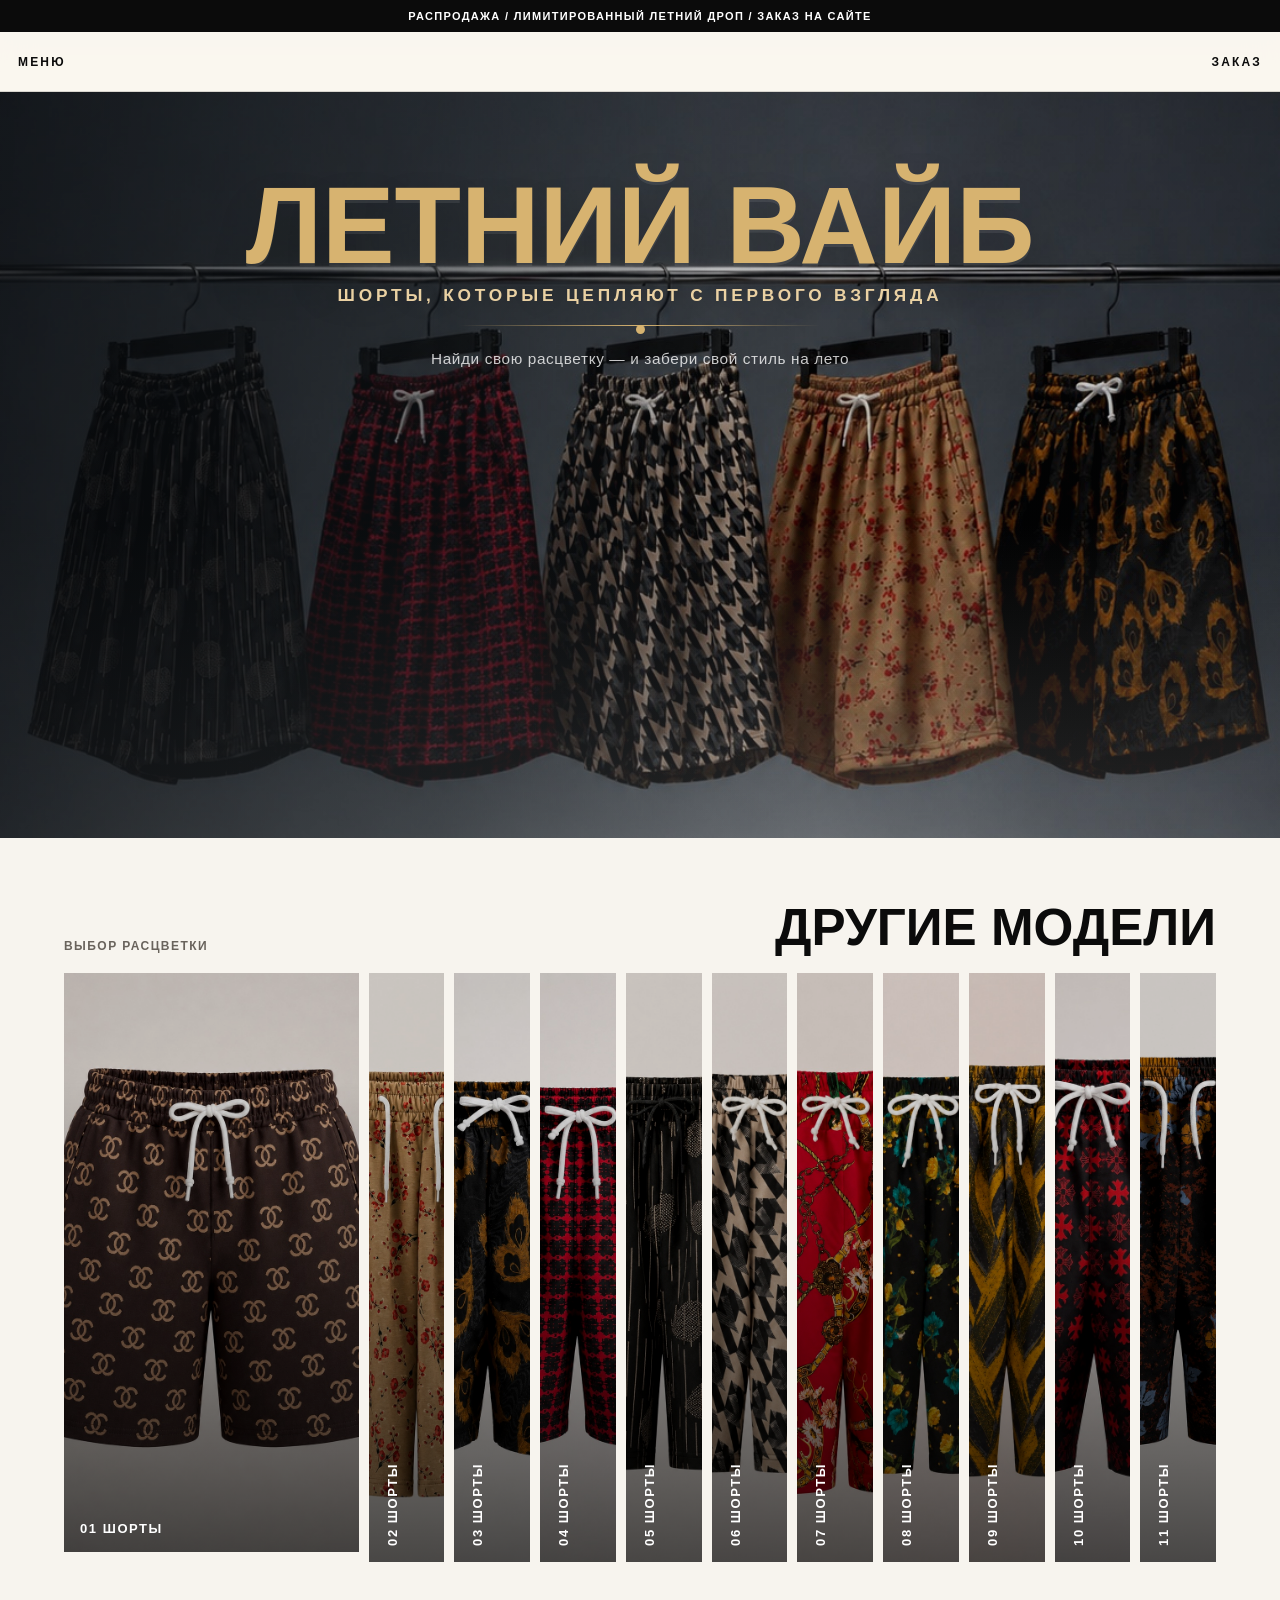
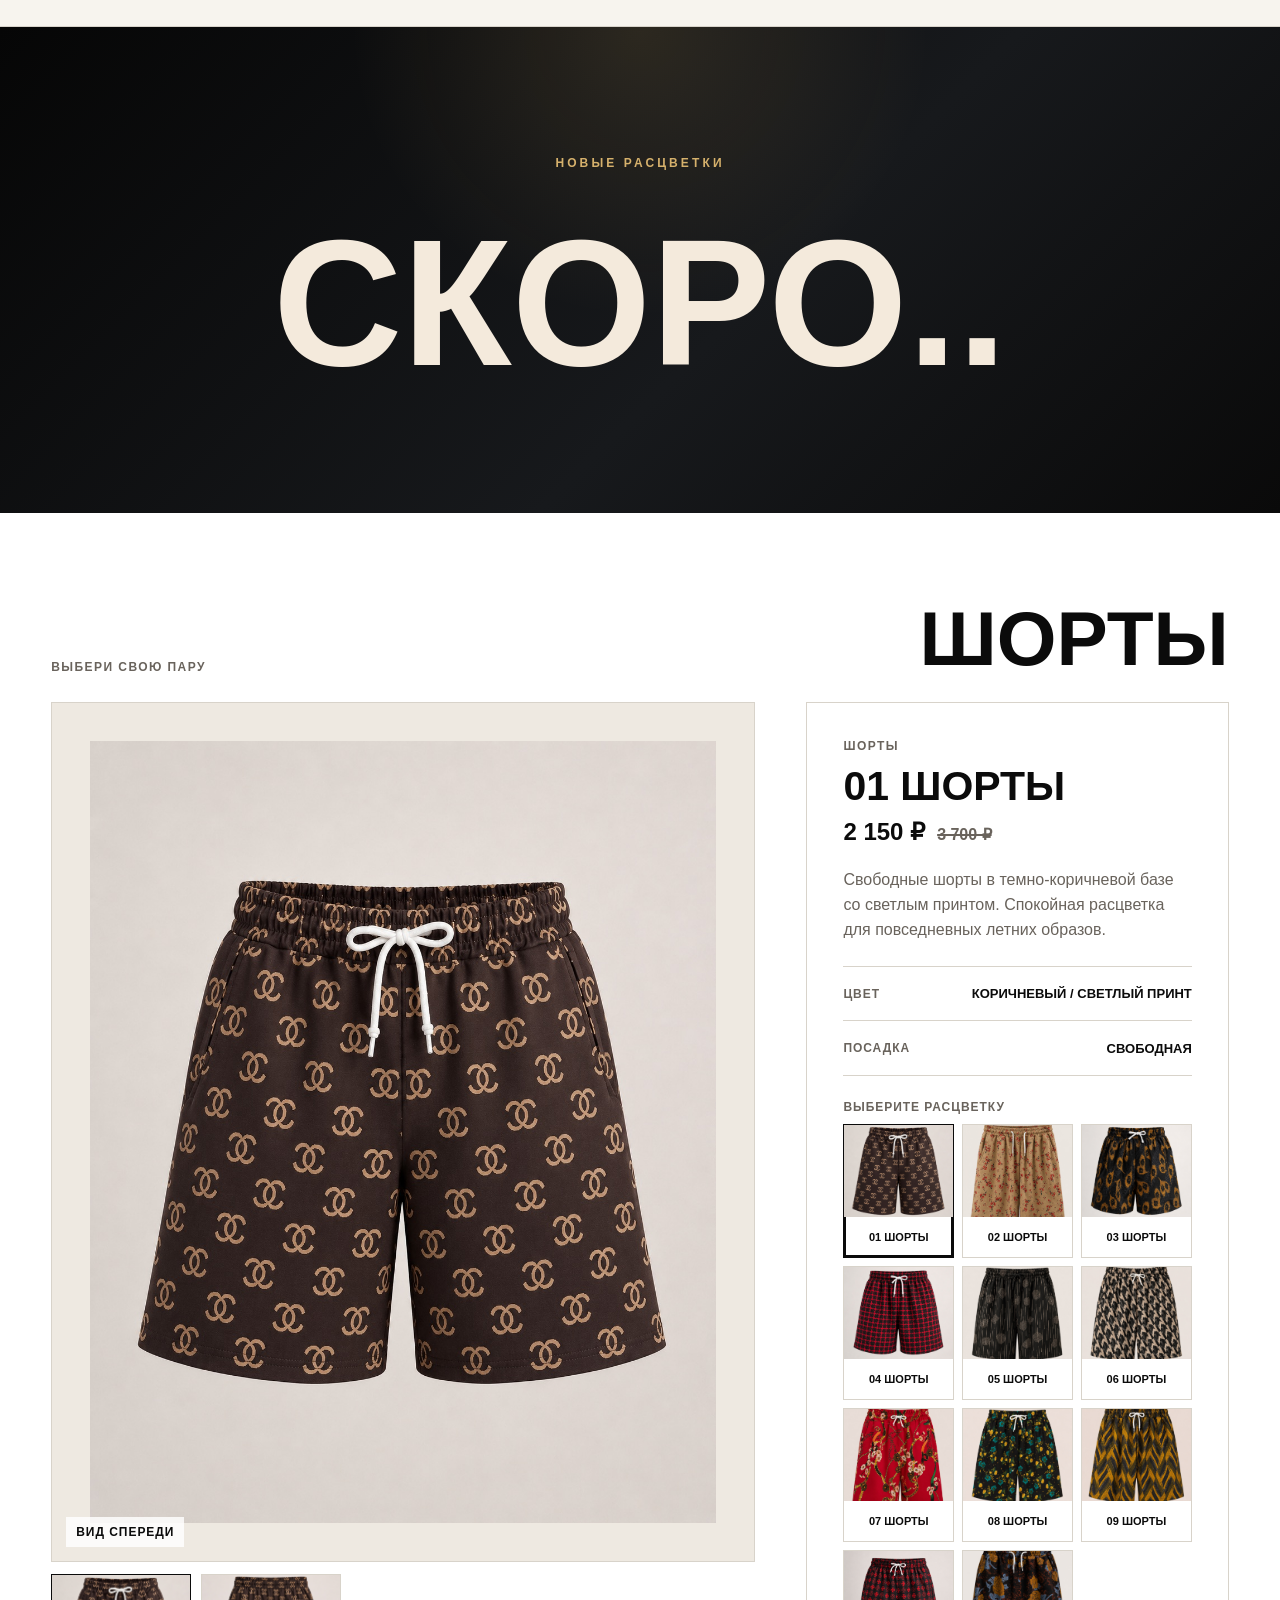
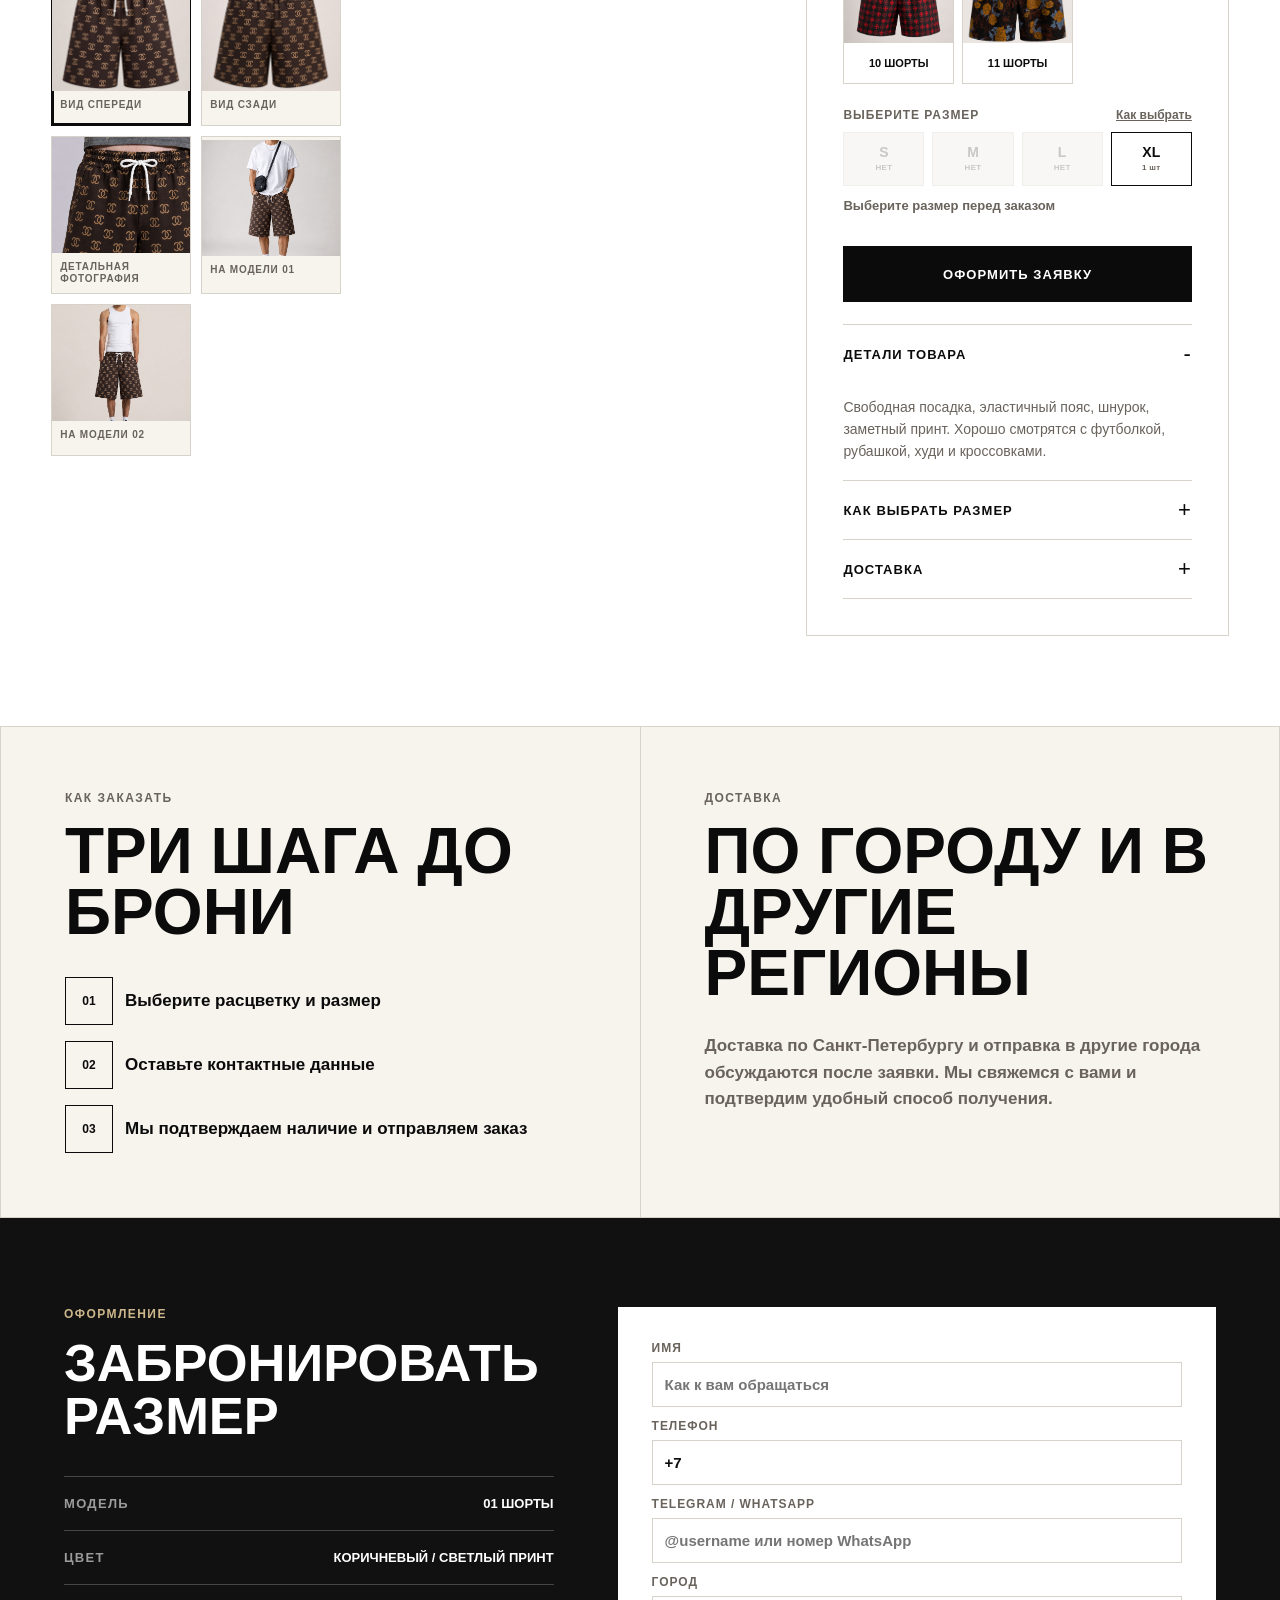
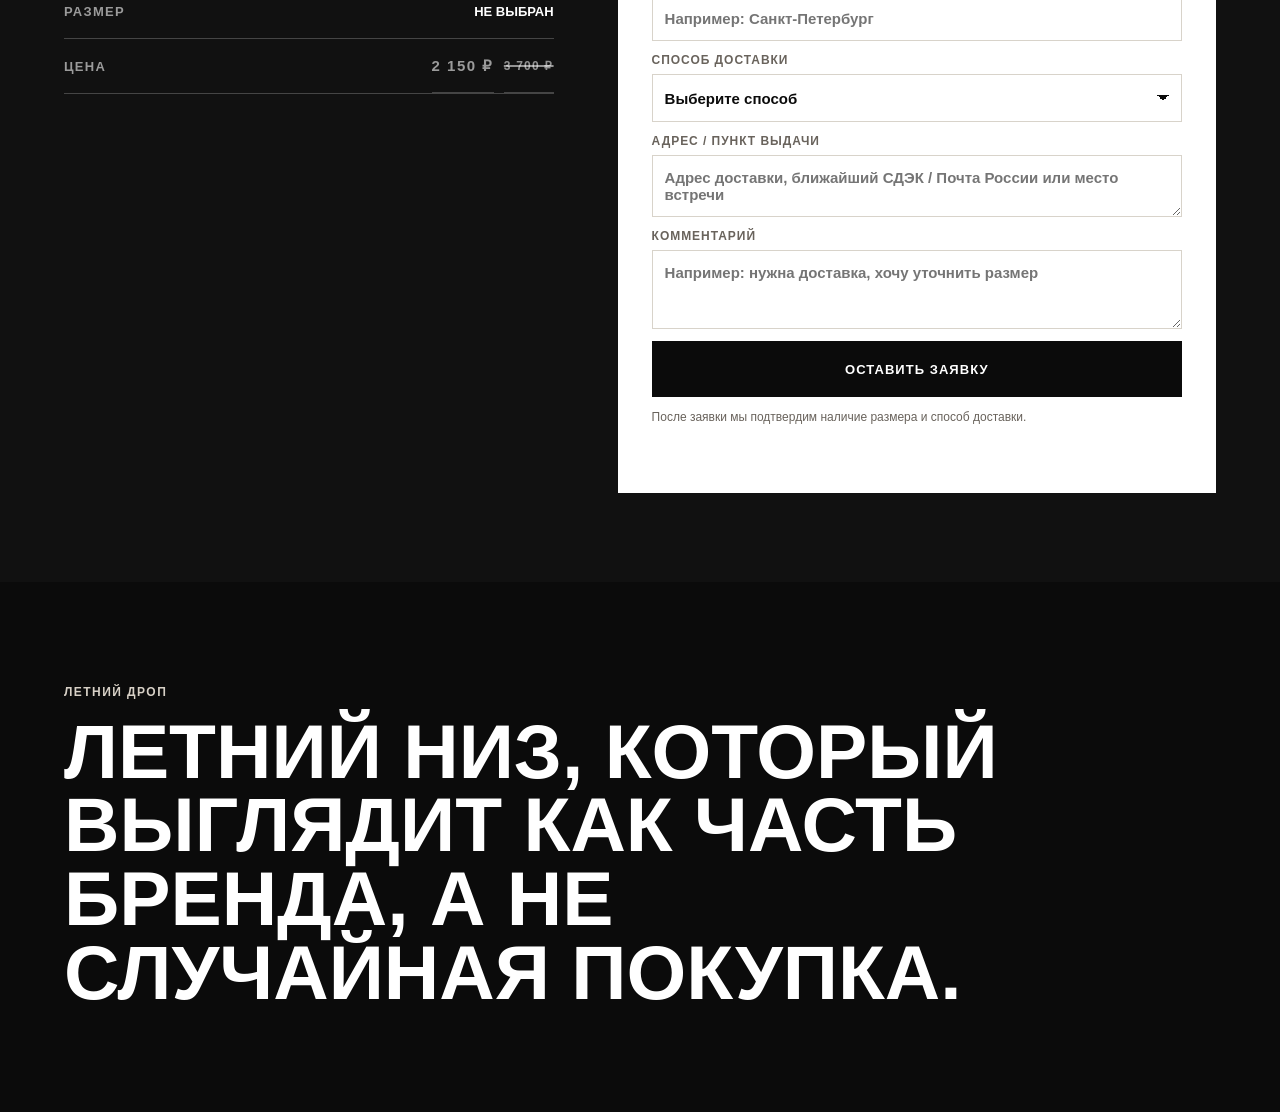
<file: index.html>
<!DOCTYPE html>
<html lang="ru">
<head>
  <meta charset="UTF-8">
  <meta name="viewport" content="width=device-width, initial-scale=1.0">
  <title>Дроп шорт</title>
  <link rel="stylesheet" href="style.css">
</head>
<body>
  <div class="announcement">РАСПРОДАЖА / ЛИМИТИРОВАННЫЙ ЛЕТНИЙ ДРОП / ЗАКАЗ НА САЙТЕ</div>

  <header class="site-header">
    <a class="menu-button" href="#shortsBlinds">МЕНЮ</a>
    <a class="logo" href="#top" aria-label="Главная"></a>
    <a class="bag-link" href="#order">ЗАКАЗ</a>
  </header>

  <main id="top">
    <section class="brand-hero">
      <div class="hero-copy">
        <h1>ЛЕТНИЙ ВАЙБ</h1>
        <p class="hero-subtitle">ШОРТЫ, КОТОРЫЕ ЦЕПЛЯЮТ С ПЕРВОГО ВЗГЛЯДА</p>
        <div class="hero-divider" aria-hidden="true"></div>
        <p class="hero-note">Найди свою расцветку — и забери свой стиль на лето</p>
      </div>

      <figure class="hero-art">
        <!-- Главное фото hero: чтобы заменить картинку, положите новый файл рядом с index.html и поменяйте hero-five-shorts.jpg на его название -->
        <img src="hero-five-shorts.jpg" alt="Пять расцветок шорт на рейле">
      </figure>
    </section>

    <section class="shorts-blinds" id="shortsBlinds">
      <div class="blinds-heading">
        <p>ВЫБОР РАСЦВЕТКИ</p>
        <h2>Другие модели</h2>
      </div>

      <div class="blinds-track" aria-label="Варианты шорт">
        <button class="blind-panel active" type="button" data-product="chocoLogo">
          <img src="shorts-01-front.jpg" alt="01 шорты спереди">
          <span>01 шорты</span>
        </button>

        <button class="blind-panel" type="button" data-product="beigeFlower">
          <img src="shorts-02-front.jpg" alt="02 шорты спереди">
          <span>02 шорты</span>
        </button>

        <button class="blind-panel" type="button" data-product="blackBronze">
          <img src="shorts-03-front-v2.jpg" alt="Черные шорты с бронзовым принтом">
          <span>03 шорты</span>
        </button>

        <button class="blind-panel" type="button" data-product="redGrid">
          <img src="red-grid-front.jpg" alt="Черно-красные шорты в клетку">
          <span>04 шорты</span>
        </button>

        <button class="blind-panel" type="button" data-product="blackLines">
          <img src="shorts-05-front.jpg" alt="05 шорты спереди">
          <span>05 шорты</span>
        </button>

        <button class="blind-panel" type="button" data-product="houndstooth">
          <img src="shorts-06-front.jpg" alt="06 шорты спереди">
          <span>06 шорты</span>
        </button>

        <button class="blind-panel" type="button" data-product="shorts07">
          <img src="shorts-07-front.jpg" alt="07 шорты спереди">
          <span>07 шорты</span>
        </button>

        <button class="blind-panel" type="button" data-product="shorts08">
          <img src="shorts-08-front.jpg" alt="08 шорты спереди">
          <span>08 шорты</span>
        </button>

        <button class="blind-panel" type="button" data-product="shorts09">
          <img src="shorts-09-front.jpg" alt="09 шорты спереди">
          <span>09 шорты</span>
        </button>

        <button class="blind-panel" type="button" data-product="shorts10">
          <img src="shorts-10-front.jpg" alt="10 шорты спереди">
          <span>10 шорты</span>
        </button>

        <button class="blind-panel" type="button" data-product="shorts11">
          <img src="shorts-11-front.jpg" alt="11 шорты спереди">
          <span>11 шорты</span>
        </button>
      </div>
    </section>

    <section class="coming-soon" aria-label="Скоро новые модели">
      <p>НОВЫЕ РАСЦВЕТКИ</p>
      <h2>СКОРО..</h2>
    </section>

    <section class="product-section" id="product">
      <div class="product-heading">
        <p>ВЫБЕРИ СВОЮ ПАРУ</p>
        <h2>ШОРТЫ</h2>
      </div>

      <div class="product-layout">
        <div class="product-gallery">
          <figure class="product-main-photo">
            <img id="mainProductImage" src="shorts-01-front.jpg" alt="Выбранная модель шорт">
            <figcaption id="mainProductCaption">Вид спереди</figcaption>
          </figure>

          <div class="product-thumbnails" id="productThumbnails" aria-label="Фотографии выбранной модели"></div>
        </div>

        <aside class="product-info" id="sizes">
          <p class="crumb">ШОРТЫ</p>
          <h3 id="productName">01 шорты</h3>
          <!-- Цена берется из script.js в объекте products -->
          <p class="price" id="productPrice">
            <span class="price-current">2 150 ₽</span>
            <span class="price-old">3 700 ₽</span>
          </p>

          <p class="description" id="productDescription">
            Свободные летние шорты с эластичным поясом и заметным принтом. Выберите расцветку и размер, затем оставьте заявку на сайте.
          </p>

          <div class="option-block">
            <div class="option-row">
              <span>Цвет</span>
              <b id="selectedColourLabel">Коричневый / светлый принт</b>
            </div>
            <div class="option-row">
              <span>Посадка</span>
              <b>Свободная</b>
            </div>
          </div>

          <div class="colour-card">
            <span>Выберите расцветку</span>
            <div class="colour-options" aria-label="Выбор расцветки">
              <button class="colour-option active" type="button" data-product="chocoLogo">
                <img src="shorts-01-front.jpg" alt="01 шорты спереди">
                <span>01 шорты</span>
              </button>
              <button class="colour-option" type="button" data-product="beigeFlower">
                <img src="shorts-02-front.jpg" alt="02 шорты спереди">
                <span>02 шорты</span>
              </button>
              <button class="colour-option" type="button" data-product="blackBronze">
                <img src="shorts-03-front-v2.jpg" alt="Черные шорты с бронзовым принтом">
                <span>03 шорты</span>
              </button>
              <button class="colour-option" type="button" data-product="redGrid">
                <img src="red-grid-front.jpg" alt="Черно-красные шорты в клетку">
                <span>04 шорты</span>
              </button>
              <button class="colour-option" type="button" data-product="blackLines">
                <img src="shorts-05-front.jpg" alt="05 шорты спереди">
                <span>05 шорты</span>
              </button>
              <button class="colour-option" type="button" data-product="houndstooth">
                <img src="shorts-06-front.jpg" alt="06 шорты спереди">
                <span>06 шорты</span>
              </button>
              <button class="colour-option" type="button" data-product="shorts07">
                <img src="shorts-07-front.jpg" alt="07 шорты спереди">
                <span>07 шорты</span>
              </button>
              <button class="colour-option" type="button" data-product="shorts08">
                <img src="shorts-08-front.jpg" alt="08 шорты спереди">
                <span>08 шорты</span>
              </button>
              <button class="colour-option" type="button" data-product="shorts09">
                <img src="shorts-09-front.jpg" alt="09 шорты спереди">
                <span>09 шорты</span>
              </button>
              <button class="colour-option" type="button" data-product="shorts10">
                <img src="shorts-10-front.jpg" alt="10 шорты спереди">
                <span>10 шорты</span>
              </button>
              <button class="colour-option" type="button" data-product="shorts11">
                <img src="shorts-11-front.jpg" alt="11 шорты спереди">
                <span>11 шорты</span>
              </button>
            </div>
          </div>

          <div class="size-card">
            <div class="size-head">
              <span>Выберите размер</span>
              <a href="#sizeGuide">Как выбрать</a>
            </div>

            <div class="size-buttons" aria-label="Выбор размера">
              <button class="size-button" type="button" data-size="S" aria-pressed="false">S</button>
              <button class="size-button" type="button" data-size="M" aria-pressed="false">M</button>
              <button class="size-button" type="button" data-size="L" aria-pressed="false">L</button>
              <button class="size-button" type="button" data-size="XL" aria-pressed="false">XL</button>
            </div>

            <p class="size-status" id="sizeStatus">Выберите размер перед заказом</p>
          </div>

          <a class="add-button final-link" href="#order">ОФОРМИТЬ ЗАЯВКУ</a>

          <div class="details-list">
            <details open>
              <summary>Детали товара</summary>
              <p>Свободная посадка, эластичный пояс, шнурок, заметный принт. Хорошо смотрятся с футболкой, рубашкой, худи и кроссовками.</p>
            </details>
            <details id="sizeGuide">
              <summary>Как выбрать размер</summary>
              <p>S, M, L, XL. Доступные размеры зависят от выбранной расцветки. Недоступные размеры отмечены серым.</p>
            </details>
            <details>
              <summary>Доставка</summary>
              <p>Доставка или встреча обсуждаются после подтверждения заявки.</p>
            </details>
          </div>
        </aside>
      </div>
    </section>

    <section class="info-section">
      <div class="info-card">
        <p>КАК ЗАКАЗАТЬ</p>
        <h2>Три шага до брони</h2>
        <ol class="steps-list">
          <li>Выберите расцветку и размер</li>
          <li>Оставьте контактные данные</li>
          <li>Мы подтверждаем наличие и отправляем заказ</li>
        </ol>
      </div>

      <div class="info-card">
        <p>ДОСТАВКА</p>
        <h2>По городу и в другие регионы</h2>
        <p class="info-text">Доставка по Санкт-Петербургу и отправка в другие города обсуждаются после заявки. Мы свяжемся с вами и подтвердим удобный способ получения.</p>
      </div>
    </section>

    <section class="order-section" id="order">
      <div class="order-shell">
        <div class="order-copy">
          <p>ОФОРМЛЕНИЕ</p>
          <h2>Забронировать размер</h2>
          <div class="order-summary">
            <span>Модель</span>
            <b id="orderModelLabel">01 шорты</b>
            <span>Цвет</span>
            <b id="orderColorLabel">Коричневый / светлый принт</b>
            <span>Размер</span>
            <b id="orderSizeLabel">Не выбран</b>
            <span>Цена</span>
            <b id="orderPriceLabel">
              <span class="price-current">2 150 ₽</span>
              <span class="price-old">3 700 ₽</span>
            </b>
          </div>
        </div>

        <!-- Formspree: если поменяете форму в кабинете, замените ссылку ниже на новый endpoint -->
        <form class="order-form order-form-wide" id="orderForm" action="https://formspree.io/f/mwvdwngk" method="POST" novalidate>
          <input type="hidden" name="_subject" value="Новая заявка на шорты">
          <input type="hidden" name="model" id="formModel">
          <input type="hidden" name="color" id="formColor">
          <input type="hidden" name="size" id="formSize">
          <input type="hidden" name="price" id="formPrice">

            <label>
              Имя
              <input type="text" name="name" placeholder="Как к вам обращаться" required>
            </label>
            <label>
              Телефон
              <input type="tel" name="phone" value="+7 " inputmode="tel" autocomplete="tel">
            </label>
            <label>
              Telegram / WhatsApp
              <input type="text" name="messenger" placeholder="@username или номер WhatsApp">
            </label>
            <label>
              Город
              <input type="text" name="city" placeholder="Например: Санкт-Петербург" required>
            </label>
            <label>
              Способ доставки
              <select name="delivery" id="deliveryMethod" required>
                <option value="">Выберите способ</option>
                <option value="Доставка по Санкт-Петербургу">Доставка по Санкт-Петербургу</option>
                <option value="СДЭК">СДЭК</option>
                <option value="Почта России">Почта России</option>
                <option value="Самовывоз / встреча">Самовывоз / встреча</option>
              </select>
            </label>
            <label>
              Адрес / пункт выдачи
              <textarea name="address" rows="2" placeholder="Адрес доставки, ближайший СДЭК / Почта России или место встречи" required></textarea>
            </label>
            <label>
              Комментарий
              <textarea name="comment" rows="3" placeholder="Например: нужна доставка, хочу уточнить размер"></textarea>
            </label>
            <button class="add-button" type="submit">ОСТАВИТЬ ЗАЯВКУ</button>
            <small class="form-note">После заявки мы подтвердим наличие размера и способ доставки.</small>
            <p class="form-status" id="formStatus"></p>
          </form>
      </div>
    </section>

    <section class="editorial">
      <p>ЛЕТНИЙ ДРОП</p>
      <h2>Летний низ, который выглядит как часть бренда, а не случайная покупка.</h2>
    </section>

  </main>

  <script src="script.js"></script>
</body>
</html>
</file>
<file: style.css>
:root {
  --bg: #f3f1ec;
  --paper: #ffffff;
  --ink: #0b0b0b;
  --muted: #69635c;
  --line: #d8d3ca;
  --soft: #ebe6dc;
  --warm: #d8cbbb;
  --gold: #d7b370;
  --hero-dark: #20262b;
  --error: #b42318;
}

* {
  box-sizing: border-box;
}

html {
  scroll-behavior: smooth;
}

body {
  margin: 0;
  background: var(--bg);
  color: var(--ink);
  font-family: Arial, Helvetica, sans-serif;
}

a {
  color: inherit;
  text-decoration: none;
}

button,
a {
  -webkit-tap-highlight-color: transparent;
}

.announcement {
  padding: 10px 16px;
  background: var(--ink);
  color: #fff;
  font-size: 11px;
  font-weight: 900;
  letter-spacing: 0.12em;
  text-align: center;
}

.site-header {
  position: sticky;
  top: 0;
  z-index: 20;
  display: grid;
  grid-template-columns: 1fr auto 1fr;
  align-items: center;
  min-height: 60px;
  border-bottom: 1px solid rgba(11, 11, 11, 0.14);
  background: rgba(250, 247, 240, 0.94);
  backdrop-filter: blur(16px);
}

.menu-button,
.bag-link,
.logo {
  padding: 0 18px;
  font-size: 12px;
  font-weight: 900;
  letter-spacing: 0.18em;
}

.logo {
  font-size: 16px;
  letter-spacing: 0.14em;
}

.logo::before {
  content: "";
}

.bag-link {
  justify-self: end;
}

.brand-hero {
  position: relative;
  min-height: clamp(560px, calc(100vh - 154px), 760px);
  display: block;
  overflow: hidden;
  padding: 0;
  background:
    linear-gradient(180deg, #171b20 0%, #232b31 58%, #495158 100%);
  color: #f2e0bd;
}

.brand-hero::after {
  content: "";
  position: absolute;
  inset: 0;
  z-index: 1;
  background:
    linear-gradient(90deg, rgba(9, 12, 15, 0.72) 0%, rgba(18, 23, 27, 0.54) 34%, rgba(18, 23, 27, 0.1) 64%, rgba(10, 13, 16, 0.18) 100%),
    linear-gradient(180deg, rgba(0, 0, 0, 0.08) 0%, rgba(0, 0, 0, 0.02) 58%, rgba(255, 255, 255, 0.16) 100%);
  pointer-events: none;
}

.hero-art {
  position: absolute;
  inset: 0;
  margin: 0;
}

.hero-art img {
  width: 100%;
  height: 100%;
  display: block;
  object-fit: cover;
  object-position: center 42%;
  filter: contrast(1.03) saturate(0.98);
}

.hero-copy {
  position: absolute;
  left: 50%;
  top: clamp(32px, 7vw, 88px);
  z-index: 2;
  width: min(90vw, 980px);
  text-align: center;
  transform: translateX(-50%);
}

.hero-copy h1 {
  margin: 0 0 14px;
  color: var(--gold);
  font-size: clamp(58px, 8.5vw, 128px);
  line-height: 0.84;
  letter-spacing: 0;
  text-transform: uppercase;
  text-shadow: 0 3px 0 rgba(255, 255, 255, 0.08), 0 24px 40px rgba(0, 0, 0, 0.22);
}

.hero-subtitle {
  margin: 0;
  color: #ead1a3;
  font-size: clamp(13px, 1.35vw, 21px);
  font-weight: 900;
  letter-spacing: 0.22em;
  line-height: 1.25;
}

.hero-divider {
  width: min(360px, 74%);
  height: 1px;
  margin: 22px auto;
  background: linear-gradient(90deg, transparent, var(--gold), transparent);
}

.hero-divider::after {
  content: "";
  display: block;
  width: 9px;
  height: 9px;
  margin: -4px auto 0;
  border-radius: 50%;
  background: var(--gold);
}

.hero-note {
  max-width: 620px;
  margin: 0 auto;
  color: rgba(255, 255, 255, 0.78);
  font-size: clamp(14px, 1.2vw, 18px);
  letter-spacing: 0.04em;
  line-height: 1.45;
}

.shorts-blinds {
  padding: clamp(34px, 5vw, 70px) clamp(16px, 5vw, 70px);
  background: #f7f4ee;
  border-bottom: 1px solid var(--line);
}

.blinds-heading {
  display: flex;
  align-items: end;
  justify-content: space-between;
  gap: 24px;
  margin-bottom: 20px;
}

.blinds-heading p {
  margin: 0;
  color: var(--muted);
  font-size: 12px;
  font-weight: 900;
  letter-spacing: 0.12em;
}

.blinds-heading h2 {
  margin: 0;
  font-size: clamp(28px, 4vw, 54px);
  line-height: 1;
  text-transform: uppercase;
}

.blinds-track {
  height: clamp(360px, 46vw, 640px);
  display: flex;
  gap: 10px;
  align-items: stretch;
  overflow: hidden;
}

.blind-panel {
  position: relative;
  flex: 0.72;
  min-width: 72px;
  border: 0;
  padding: 0;
  overflow: hidden;
  background:
    linear-gradient(135deg, #191d20, #41474c);
  color: #fff;
  cursor: pointer;
  transition: flex 260ms ease, transform 260ms ease, filter 260ms ease;
}

.blind-panel:nth-child(1) {
  background:
    linear-gradient(180deg, rgba(0, 0, 0, 0.08), rgba(0, 0, 0, 0.6)),
    linear-gradient(135deg, #17191c, #34383d);
}

.blind-panel:nth-child(2) {
  background:
    linear-gradient(180deg, rgba(0, 0, 0, 0.08), rgba(0, 0, 0, 0.6)),
    linear-gradient(135deg, #1f1719, #5f2028);
}

.blind-panel:nth-child(3) {
  background:
    linear-gradient(180deg, rgba(0, 0, 0, 0.08), rgba(0, 0, 0, 0.6)),
    linear-gradient(135deg, #28241f, #76644f);
}

.blind-panel.active {
  flex: 2.8;
  transform: translateY(-10px);
}

.blind-panel img {
  width: 100%;
  height: 100%;
  display: block;
  object-fit: cover;
  object-position: center;
  filter: brightness(0.84) contrast(1.05);
  transition: transform 260ms ease, filter 260ms ease;
}

.blind-panel::after {
  content: "";
  position: absolute;
  inset: 0;
  background: linear-gradient(180deg, transparent 20%, rgba(0, 0, 0, 0.64) 100%);
}

.blind-panel span {
  position: absolute;
  left: 16px;
  bottom: 16px;
  z-index: 2;
  max-width: calc(100% - 32px);
  font-size: 13px;
  font-weight: 900;
  letter-spacing: 0.12em;
  text-align: left;
  text-transform: uppercase;
  writing-mode: vertical-rl;
  transform: rotate(180deg);
}

.blind-panel.active span {
  writing-mode: horizontal-tb;
  transform: none;
}

.coming-soon {
  min-height: clamp(260px, 38vw, 520px);
  display: grid;
  place-items: center;
  padding: clamp(52px, 9vw, 110px) 20px;
  background:
    radial-gradient(circle at 50% 0%, rgba(211, 173, 104, 0.14), transparent 36%),
    linear-gradient(135deg, #060606, #17191c 58%, #0a0a0a);
  color: #f4eadc;
  text-align: center;
}

.coming-soon p {
  margin: 0 0 14px;
  color: #d6b16c;
  font-size: 12px;
  font-weight: 800;
  letter-spacing: 0.26em;
  text-transform: uppercase;
}

.coming-soon h2 {
  margin: 0;
  font-size: clamp(58px, 14vw, 180px);
  font-weight: 900;
  line-height: 0.9;
  letter-spacing: 0;
  text-transform: uppercase;
}

.product-section {
  padding: clamp(42px, 7vw, 96px) clamp(16px, 4vw, 58px);
  background: var(--paper);
}

.product-heading {
  display: flex;
  align-items: flex-end;
  justify-content: space-between;
  gap: 28px;
  margin-bottom: 28px;
}

.product-heading p,
.editorial p,
.final-order p,
.crumb {
  margin: 0;
  color: var(--muted);
  font-size: 12px;
  font-weight: 900;
  letter-spacing: 0.12em;
  text-transform: uppercase;
}

.product-heading h2 {
  max-width: 560px;
  margin: 0;
  font-size: clamp(38px, 6vw, 82px);
  line-height: 0.92;
  text-align: right;
  text-transform: uppercase;
}

.product-layout {
  display: grid;
  grid-template-columns: minmax(0, 1.25fr) minmax(340px, 0.75fr);
  gap: clamp(24px, 4vw, 54px);
  align-items: start;
}

.product-gallery {
  display: grid;
  gap: 12px;
}

.product-main-photo {
  position: relative;
  min-height: clamp(560px, 62vw, 860px);
  margin: 0;
  overflow: hidden;
  border: 1px solid var(--line);
  background: #eee9e1;
}

.product-main-photo img {
  width: 100%;
  height: 100%;
  display: block;
  object-fit: contain;
  object-position: center;
  padding: clamp(14px, 3vw, 38px);
}

.product-main-photo figcaption {
  position: absolute;
  left: 14px;
  bottom: 14px;
  z-index: 2;
  padding: 8px 10px;
  background: rgba(255, 255, 255, 0.82);
  color: var(--ink);
  font-size: 12px;
  font-weight: 900;
  letter-spacing: 0.08em;
  text-transform: uppercase;
}

.product-thumbnails {
  display: grid;
  grid-template-columns: repeat(2, minmax(0, 140px));
  gap: 10px;
}

.product-thumb {
  border: 1px solid var(--line);
  padding: 0;
  background: #f7f4ee;
  color: var(--ink);
  font: inherit;
  cursor: pointer;
  overflow: hidden;
  text-align: left;
}

.product-thumb.active {
  border-color: var(--ink);
  box-shadow: inset 0 0 0 2px var(--ink);
}

.product-thumb.placeholder {
  min-height: 150px;
  display: grid;
  align-items: end;
  background:
    linear-gradient(160deg, rgba(255, 255, 255, 0.64), rgba(0, 0, 0, 0.08)),
    #eee9e1;
  cursor: default;
}

.product-thumb.placeholder:disabled {
  opacity: 1;
}

.product-thumb img {
  width: 100%;
  height: 116px;
  display: block;
  object-fit: cover;
  object-position: center;
}

.product-thumb span {
  display: block;
  min-height: 34px;
  padding: 8px;
  color: var(--muted);
  font-size: 10px;
  font-weight: 900;
  letter-spacing: 0.08em;
  line-height: 1.2;
  text-transform: uppercase;
}

.product-info {
  position: sticky;
  top: 88px;
  align-self: start;
  padding: clamp(22px, 3vw, 36px);
  border: 1px solid var(--line);
  background: var(--paper);
}

.product-info h3 {
  margin: 14px 0 12px;
  font-size: clamp(30px, 3.2vw, 44px);
  line-height: 0.96;
  text-transform: uppercase;
}

.price {
  display: flex;
  align-items: baseline;
  gap: 12px;
  flex-wrap: wrap;
  margin: 0 0 22px;
}

.price-current {
  font-size: 24px;
  font-weight: 900;
}

.price-old {
  color: var(--muted);
  font-size: 16px;
  font-weight: 900;
  text-decoration: line-through;
  text-decoration-thickness: 2px;
}

.description {
  margin-bottom: 24px;
  color: var(--muted);
  font-size: 16px;
  line-height: 1.55;
}

.option-block {
  border-top: 1px solid var(--line);
  border-bottom: 1px solid var(--line);
  margin-bottom: 24px;
}

.option-row {
  display: flex;
  align-items: center;
  justify-content: space-between;
  gap: 18px;
  min-height: 54px;
  border-bottom: 1px solid var(--line);
}

.option-row:last-child {
  border-bottom: 0;
}

.option-row span,
.size-head span {
  color: var(--muted);
  font-size: 12px;
  font-weight: 900;
  letter-spacing: 0.08em;
  text-transform: uppercase;
}

.option-row b {
  font-size: 13px;
  text-align: right;
  text-transform: uppercase;
}

.size-card {
  margin-bottom: 26px;
}

.colour-card {
  margin-bottom: 24px;
}

.colour-card > span {
  display: block;
  margin-bottom: 10px;
  color: var(--muted);
  font-size: 12px;
  font-weight: 900;
  letter-spacing: 0.08em;
  text-transform: uppercase;
}

.colour-options {
  display: grid;
  grid-template-columns: repeat(3, 1fr);
  gap: 8px;
}

.colour-option {
  min-height: 132px;
  border: 1px solid var(--line);
  background: #fff;
  color: var(--ink);
  font: inherit;
  font-size: 11px;
  font-weight: 900;
  text-align: center;
  padding: 0;
  overflow: hidden;
  cursor: pointer;
}

.colour-option.active {
  border-color: var(--ink);
  box-shadow: inset 0 0 0 2px var(--ink);
}

.colour-option img {
  width: 100%;
  height: 92px;
  display: block;
  object-fit: cover;
  object-position: center;
  filter: saturate(0.96);
}

.colour-option span {
  min-height: 40px;
  display: grid;
  place-items: center;
  padding: 6px;
  line-height: 1.15;
  text-transform: uppercase;
}

.size-head {
  display: flex;
  align-items: center;
  justify-content: space-between;
  margin-bottom: 10px;
}

.size-head a {
  color: var(--muted);
  font-size: 12px;
  font-weight: 800;
  text-decoration: underline;
}

.size-buttons {
  display: grid;
  grid-template-columns: repeat(4, 1fr);
  gap: 8px;
}

.size-button {
  display: grid;
  place-items: center;
  align-content: center;
  height: 54px;
  border: 1px solid var(--ink);
  background: #fff;
  color: var(--ink);
  font: inherit;
  font-size: 14px;
  font-weight: 900;
  cursor: pointer;
}

.size-button::after {
  content: attr(data-status);
  display: block;
  min-height: 10px;
  margin-top: 4px;
  font-size: 8px;
  font-weight: 900;
  letter-spacing: 0.04em;
  line-height: 1;
  color: var(--muted);
}

.size-button.selected {
  background: var(--ink);
  color: #fff;
}

.size-button.selected::after {
  color: #fff;
}

.size-button.unavailable,
.size-button:disabled {
  border-color: var(--line);
  background: #eeeae3;
  color: var(--muted);
  opacity: 0.35;
  cursor: not-allowed;
}

.size-status {
  min-height: 22px;
  margin: 12px 0;
  color: var(--muted);
  font-size: 13px;
  font-weight: 800;
}

.size-status.error {
  color: var(--error);
}

.add-button,
.question-button {
  width: 100%;
  min-height: 56px;
  border: 1px solid var(--ink);
  font: inherit;
  font-size: 13px;
  font-weight: 900;
  letter-spacing: 0.08em;
  cursor: pointer;
}

.final-link {
  display: inline-flex;
  align-items: center;
  justify-content: center;
  margin-bottom: 22px;
}

.order-form {
  display: grid;
  gap: 12px;
  margin-bottom: 24px;
}

.order-form label {
  display: grid;
  gap: 7px;
  color: var(--muted);
  font-size: 12px;
  font-weight: 900;
  letter-spacing: 0.08em;
  text-transform: uppercase;
}

.order-form input,
.order-form textarea,
.order-form select {
  width: 100%;
  border: 1px solid var(--line);
  background: #fff;
  color: var(--ink);
  font: inherit;
  font-size: 15px;
  letter-spacing: 0;
  padding: 13px 12px;
  text-transform: none;
}

.order-form select {
  min-height: 48px;
  appearance: none;
  background-image: linear-gradient(45deg, transparent 50%, var(--ink) 50%), linear-gradient(135deg, var(--ink) 50%, transparent 50%);
  background-position: calc(100% - 18px) 20px, calc(100% - 12px) 20px;
  background-size: 6px 6px, 6px 6px;
  background-repeat: no-repeat;
}

.order-form textarea {
  resize: vertical;
}

.form-status {
  min-height: 20px;
  margin: 0;
  color: var(--muted);
  font-size: 13px;
  font-weight: 800;
  line-height: 1.4;
}

.form-status.error {
  color: var(--error);
}

.form-status.success {
  color: #176b3a;
}

.form-note {
  display: block;
  color: var(--muted);
  font-size: 12px;
  line-height: 1.45;
}

.add-button {
  background: var(--ink);
  color: #fff;
}

.add-button:disabled {
  opacity: 0.6;
  cursor: wait;
}

.question-button {
  margin-top: 8px;
  background: #fff;
  color: var(--ink);
}

.details-list {
  border-top: 1px solid var(--line);
}

.details-list details {
  border-bottom: 1px solid var(--line);
}

.details-list summary {
  display: flex;
  align-items: center;
  justify-content: space-between;
  min-height: 58px;
  cursor: pointer;
  font-size: 13px;
  font-weight: 900;
  letter-spacing: 0.08em;
  list-style: none;
  text-transform: uppercase;
}

.details-list summary::-webkit-details-marker {
  display: none;
}

.details-list summary::after {
  content: "+";
  font-size: 22px;
  font-weight: 400;
}

.details-list details[open] summary::after {
  content: "-";
}

.details-list p {
  margin-bottom: 18px;
  color: var(--muted);
  font-size: 14px;
  line-height: 1.55;
}

.info-section {
  display: grid;
  grid-template-columns: repeat(2, minmax(0, 1fr));
  gap: 1px;
  background: var(--line);
  padding: 1px;
}

.info-card {
  min-height: 360px;
  padding: clamp(28px, 5vw, 68px);
  background: #f7f4ee;
}

.info-card p,
.section-kicker,
.order-copy p {
  margin: 0 0 16px;
  color: var(--muted);
  font-size: 12px;
  font-weight: 900;
  letter-spacing: 0.12em;
  text-transform: uppercase;
}

.info-card h2,
.order-copy h2 {
  max-width: 760px;
  margin: 0;
  font-size: clamp(34px, 5vw, 72px);
  line-height: 0.95;
  text-transform: uppercase;
}

.steps-list {
  display: grid;
  gap: 16px;
  max-width: 620px;
  margin: 34px 0 0;
  padding: 0;
  list-style: none;
  counter-reset: steps;
}

.steps-list li {
  counter-increment: steps;
  display: grid;
  grid-template-columns: 46px 1fr;
  gap: 14px;
  align-items: center;
  color: var(--ink);
  font-size: 17px;
  font-weight: 800;
}

.steps-list li::before {
  content: counter(steps, decimal-leading-zero);
  display: grid;
  place-items: center;
  width: 46px;
  height: 46px;
  border: 1px solid var(--ink);
  font-size: 12px;
  font-weight: 900;
}

.info-text {
  max-width: 620px;
  margin-top: 30px !important;
  color: var(--muted) !important;
  font-size: 17px !important;
  font-weight: 700 !important;
  letter-spacing: 0 !important;
  line-height: 1.55;
  text-transform: none !important;
}

.order-section {
  padding: clamp(42px, 7vw, 96px) clamp(16px, 5vw, 70px);
  background: #111;
  color: #fff;
}

.order-shell {
  display: grid;
  grid-template-columns: minmax(0, 0.9fr) minmax(340px, 1.1fr);
  gap: clamp(28px, 5vw, 72px);
  align-items: start;
}

.order-copy p {
  color: #cdb78c;
}

.order-copy h2 {
  color: #fff;
  font-size: clamp(30px, 4.1vw, 58px);
  line-height: 1;
}

.order-summary {
  display: grid;
  grid-template-columns: 120px 1fr;
  gap: 0;
  margin-top: 34px;
  border-top: 1px solid rgba(255, 255, 255, 0.22);
}

.order-summary span,
.order-summary b {
  min-height: 54px;
  display: flex;
  align-items: center;
  border-bottom: 1px solid rgba(255, 255, 255, 0.22);
  font-size: 13px;
}

.order-summary span {
  color: rgba(255, 255, 255, 0.58);
  font-weight: 900;
  letter-spacing: 0.1em;
  text-transform: uppercase;
}

.order-summary b {
  justify-content: flex-end;
  gap: 10px;
  flex-wrap: wrap;
  text-align: right;
  text-transform: uppercase;
}

.order-summary .price-current {
  font-size: 15px;
}

.order-summary .price-old {
  color: rgba(255, 255, 255, 0.54);
  font-size: 12px;
}

.order-form-wide {
  margin: 0;
  padding: clamp(20px, 3vw, 34px);
  background: #fff;
  color: var(--ink);
}

.editorial {
  padding: clamp(46px, 8vw, 110px) clamp(18px, 5vw, 72px);
  background: var(--ink);
  color: #fff;
}

.editorial p {
  margin-bottom: 16px;
  color: #d7d0c6;
}

.editorial h2 {
  max-width: 980px;
  margin: 0;
  font-size: clamp(34px, 6vw, 82px);
  line-height: 0.96;
  letter-spacing: 0;
  text-transform: uppercase;
}

@media (max-width: 980px) {
  .brand-hero {
    min-height: 720px;
  }

  .hero-copy {
    width: min(86vw, 760px);
    top: 42px;
  }

  .product-layout {
    grid-template-columns: 1fr;
  }

  .info-section,
  .order-shell {
    grid-template-columns: 1fr;
  }

  .blinds-heading {
    display: block;
  }

  .blinds-heading h2 {
    margin-top: 10px;
  }

  .blinds-track {
    overflow-x: auto;
    padding-top: 10px;
  }

  .blind-panel {
    flex: 0 0 92px;
  }

  .blind-panel.active {
    flex-basis: min(68vw, 420px);
  }

  .product-heading {
    display: block;
  }

  .product-heading h2 {
    margin-top: 12px;
    text-align: left;
  }

  .product-info {
    position: static;
  }

}

@media (max-width: 640px) {
  .announcement {
    font-size: 10px;
  }

  .site-header {
    min-height: 52px;
  }

  .menu-button,
  .bag-link {
    padding: 0 12px;
    font-size: 11px;
  }

  .logo {
    padding: 0;
    font-size: 15px;
  }

  .brand-hero {
    min-height: calc(100vh - 88px);
    display: flex;
    flex-direction: column;
    padding: 24px 16px 0;
  }

  .brand-hero::after {
    background:
      linear-gradient(180deg, rgba(9, 12, 15, 0.52) 0%, rgba(18, 23, 27, 0.12) 48%, rgba(255, 255, 255, 0.14) 100%);
  }

  .hero-copy {
    position: relative;
    left: auto;
    top: auto;
    width: 100%;
    transform: none;
  }

  .hero-art {
    position: relative;
    inset: auto;
    width: 100%;
    height: 52vh;
    margin-top: auto;
  }

  .hero-art img {
    object-fit: contain;
    object-position: center bottom;
  }

  .hero-copy h1 {
    margin-bottom: 14px;
    font-size: clamp(42px, 15vw, 68px);
  }

  .hero-subtitle {
    font-size: 14px;
    letter-spacing: 0.14em;
  }

  .hero-divider {
    margin: 18px 0;
  }

  .hero-note {
    font-size: 15px;
  }

  .shorts-blinds {
    padding: 28px 14px;
  }

  .blinds-track {
    height: 420px;
  }

  .product-section {
    padding: 38px 14px;
  }

  .product-main-photo {
    min-height: 520px;
  }

  .product-main-photo img {
    padding: 16px;
  }

  .product-thumbnails {
    grid-template-columns: repeat(2, minmax(0, 1fr));
  }

  .product-info {
    padding: 20px 14px;
  }

  .product-info h3 {
    font-size: 38px;
  }

  .colour-options {
    grid-template-columns: repeat(2, 1fr);
  }

  .size-buttons {
    grid-template-columns: repeat(2, 1fr);
  }

  .size-button,
  .add-button,
  .question-button {
    min-height: 58px;
  }

  .info-card {
    min-height: auto;
    padding: 28px 18px;
  }

  .order-section {
    padding: 34px 14px;
  }

  .order-summary {
    grid-template-columns: 92px 1fr;
  }

  .order-copy h2 {
    font-size: clamp(28px, 10vw, 42px);
  }

  .order-form-wide {
    padding: 18px 14px;
  }
}
</file>
